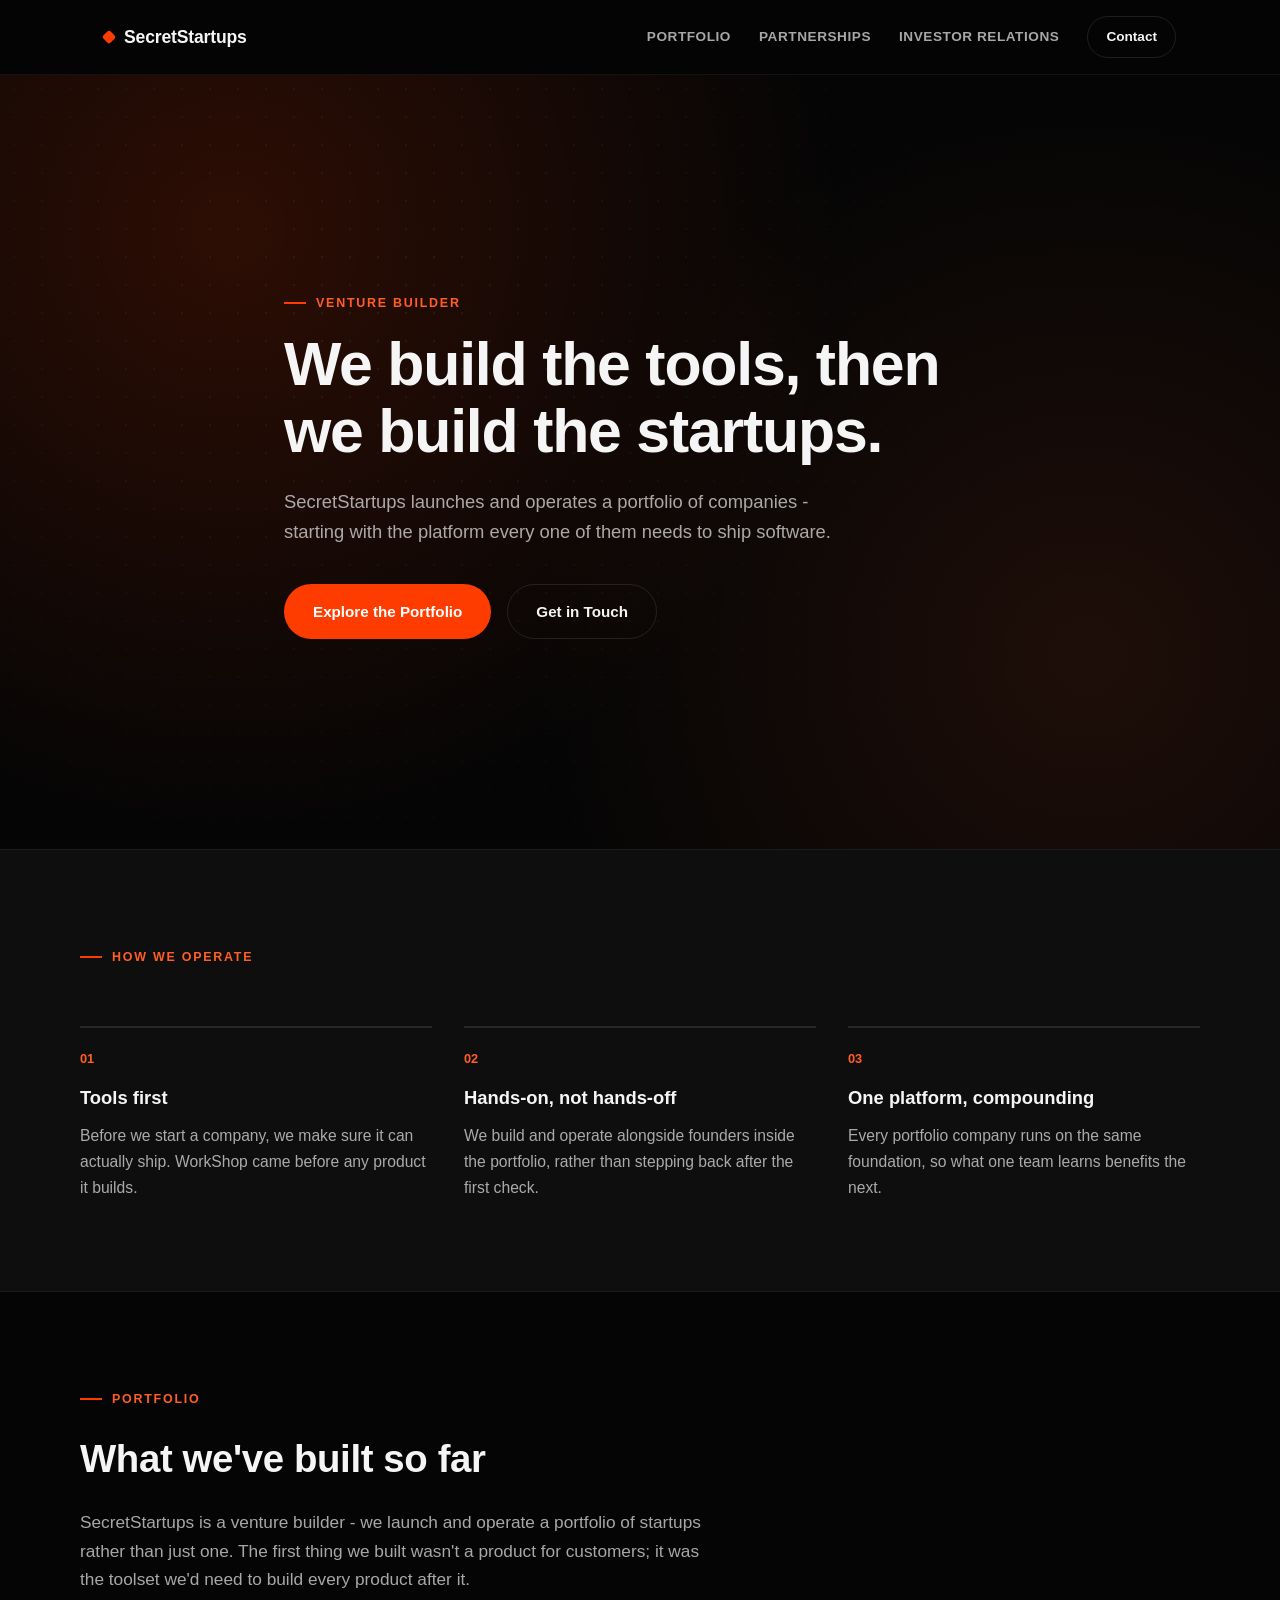
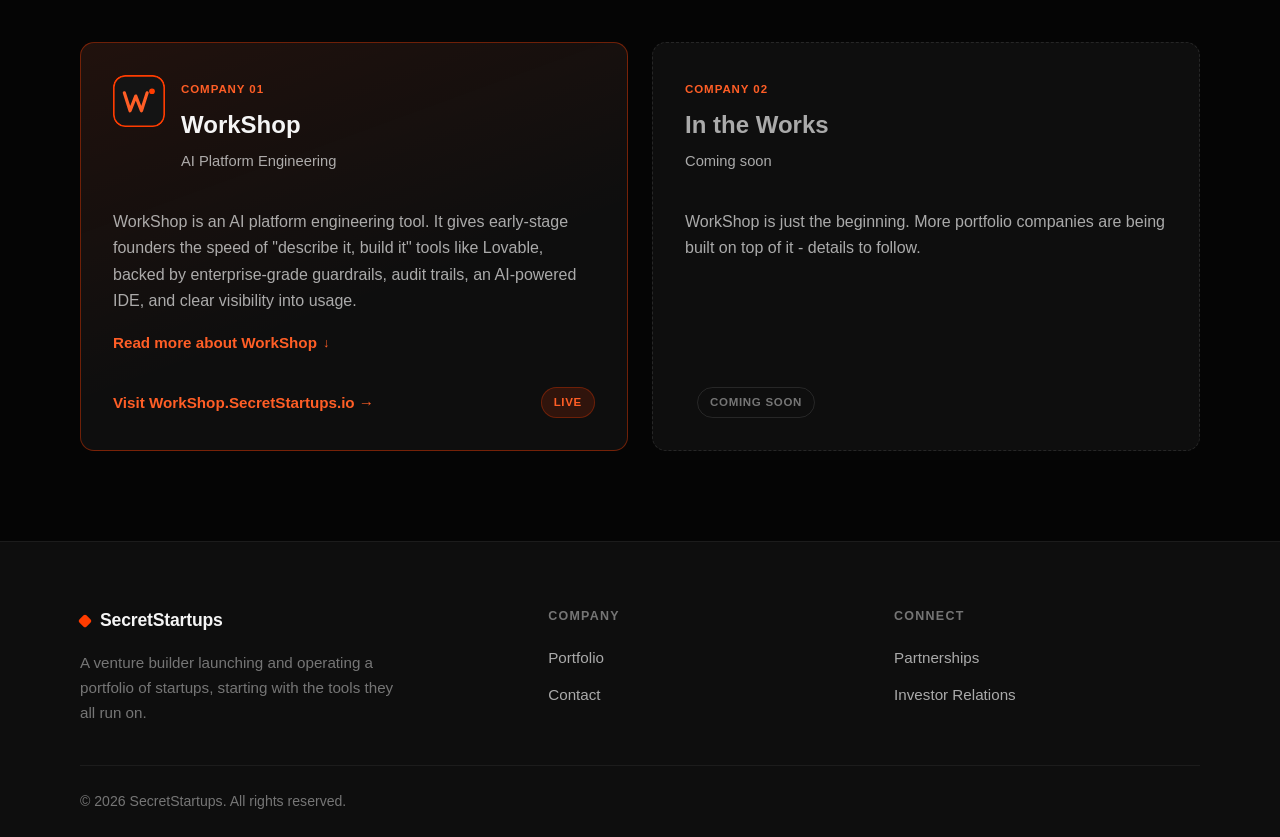
<file: index.html>
<!DOCTYPE html>
<html lang="en">
<head>
<!-- Google tag (gtag.js) -->
<script async src="https://www.googletagmanager.com/gtag/js?id=G-5XYV7YG74C"></script>
<script>
  window.dataLayer = window.dataLayer || [];
  function gtag(){dataLayer.push(arguments);}
  gtag('js', new Date());

  gtag('config', 'G-5XYV7YG74C');
</script>

    <meta charset="UTF-8">
    <meta name="viewport" content="width=device-width, initial-scale=1.0">
    <meta http-equiv="X-UA-Compatible" content="ie=edge">
    <meta name="description" content="SecretStartups builds a portfolio of startups, starting with WorkShop - an AI platform engineering toolset for founders.">
    <title>SecretStartups</title>
    <link rel="stylesheet" href="styles.css">
</head>
<body>

    <header class="site-header">
        <nav class="nav">
            <a class="brand" href="index.html"><span class="brand-mark"></span>SecretStartups</a>
            <div class="nav-links">
                <a href="index.html#portfolio">Portfolio</a>
                <a href="partnerships.html">Partnerships</a>
                <a href="investors.html">Investor Relations</a>
                <a href="contact.html" class="nav-cta">Contact</a>
            </div>
        </nav>
    </header>

    <div class="hero">
        <div class="wrap hero-content">
            <div class="eyebrow">Venture Builder</div>
            <h1>We build the tools, then we build the startups.</h1>
            <p>SecretStartups launches and operates a portfolio of companies - starting with the platform every one of them needs to ship software.</p>
            <div class="cta-row">
                <a href="index.html#portfolio" class="btn btn-primary">Explore the Portfolio</a>
                <a href="contact.html" class="btn btn-ghost">Get in Touch</a>
            </div>
        </div>
    </div>

    <section class="approach">
        <div class="wrap section">
            <div class="eyebrow">How We Operate</div>
            <div class="approach-grid">
                <div class="approach-item">
                    <span class="approach-index">01</span>
                    <h3>Tools first</h3>
                    <p>Before we start a company, we make sure it can actually ship. WorkShop came before any product it builds.</p>
                </div>
                <div class="approach-item">
                    <span class="approach-index">02</span>
                    <h3>Hands-on, not hands-off</h3>
                    <p>We build and operate alongside founders inside the portfolio, rather than stepping back after the first check.</p>
                </div>
                <div class="approach-item">
                    <span class="approach-index">03</span>
                    <h3>One platform, compounding</h3>
                    <p>Every portfolio company runs on the same foundation, so what one team learns benefits the next.</p>
                </div>
            </div>
        </div>
    </section>

    <main>
        <section id="portfolio" class="section wrap">
            <div class="eyebrow">Portfolio</div>
            <h2>What we've built so far</h2>
            <p class="section-intro">
                SecretStartups is a venture builder - we launch and operate a portfolio of startups rather than
                just one. The first thing we built wasn't a product for customers; it was the toolset we'd need
                to build every product after it.
            </p>

            <div class="portfolio-grid">
                <article class="portfolio-card portfolio-card--featured">
                    <div class="portfolio-card-head">
                        <img class="portfolio-logo" src="workshop-logo.svg" alt="WorkShop logo">
                        <div>
                            <div class="portfolio-card-tag">Company&nbsp;01</div>
                            <h3><a href="https://workshop.secretstartups.io" target="_blank" rel="noopener">WorkShop</a></h3>
                            <p class="portfolio-card-sub">AI Platform Engineering</p>
                        </div>
                    </div>
                    <p>
                        WorkShop is an AI platform engineering tool. It gives early-stage founders the speed of
                        "describe it, build it" tools like Lovable, backed by enterprise-grade guardrails, audit
                        trails, an AI-powered IDE, and clear visibility into usage.
                    </p>
                    <details class="portfolio-details">
                        <summary>Read more about WorkShop</summary>
                        <div class="portfolio-details-body">
                            <p>
                                It handles the full software lifecycle - CI/CD, security, cost and operations
                                automation, and even fixing known vulnerabilities - so founders spend less time
                                managing infrastructure and more time building.
                            </p>
                            <p>
                                It's also built for freedom of choice: start with any cloud, language, or AI
                                model, then switch between them later without losing control of your data or
                                your code.
                            </p>
                            <p>
                                We built WorkShop first because every company we launch needs to ship software.
                                Instead of stitching together GitHub, Jenkins, ArgoCD, Kubernetes, and a dozen
                                other tools, WorkShop gives our founders one capable platform to build on - and
                                it's the foundation every future SecretStartups company will run on.
                            </p>
                        </div>
                    </details>
                    <div class="portfolio-card-footer">
                        <a class="portfolio-link" href="https://workshop.secretstartups.io" target="_blank" rel="noopener">Visit WorkShop.SecretStartups.io &rarr;</a>
                        <span class="status-pill status-pill--live">Live</span>
                    </div>
                </article>

                <article class="portfolio-card portfolio-card--placeholder">
                    <div class="portfolio-card-head">
                        <div>
                            <div class="portfolio-card-tag">Company&nbsp;02</div>
                            <h3>In the Works</h3>
                            <p class="portfolio-card-sub">Coming soon</p>
                        </div>
                    </div>
                    <p>
                        WorkShop is just the beginning. More portfolio companies are being built on top of it -
                        details to follow.
                    </p>
                    <div class="portfolio-card-footer">
                        <span></span>
                        <span class="status-pill status-pill--soon">Coming Soon</span>
                    </div>
                </article>
            </div>
        </section>
    </main>

    <footer class="site-footer">
        <div class="wrap footer-grid">
            <div class="footer-brand">
                <a class="brand" href="index.html"><span class="brand-mark"></span>SecretStartups</a>
                <p>A venture builder launching and operating a portfolio of startups, starting with the tools they all run on.</p>
            </div>
            <div class="footer-col">
                <h4>Company</h4>
                <a href="index.html#portfolio">Portfolio</a>
                <a href="contact.html">Contact</a>
            </div>
            <div class="footer-col">
                <h4>Connect</h4>
                <a href="partnerships.html">Partnerships</a>
                <a href="investors.html">Investor Relations</a>
            </div>
        </div>
        <div class="wrap footer-bottom">
            &copy; 2026 SecretStartups. All rights reserved.
        </div>
    </footer>

</body>
</html>
</file>
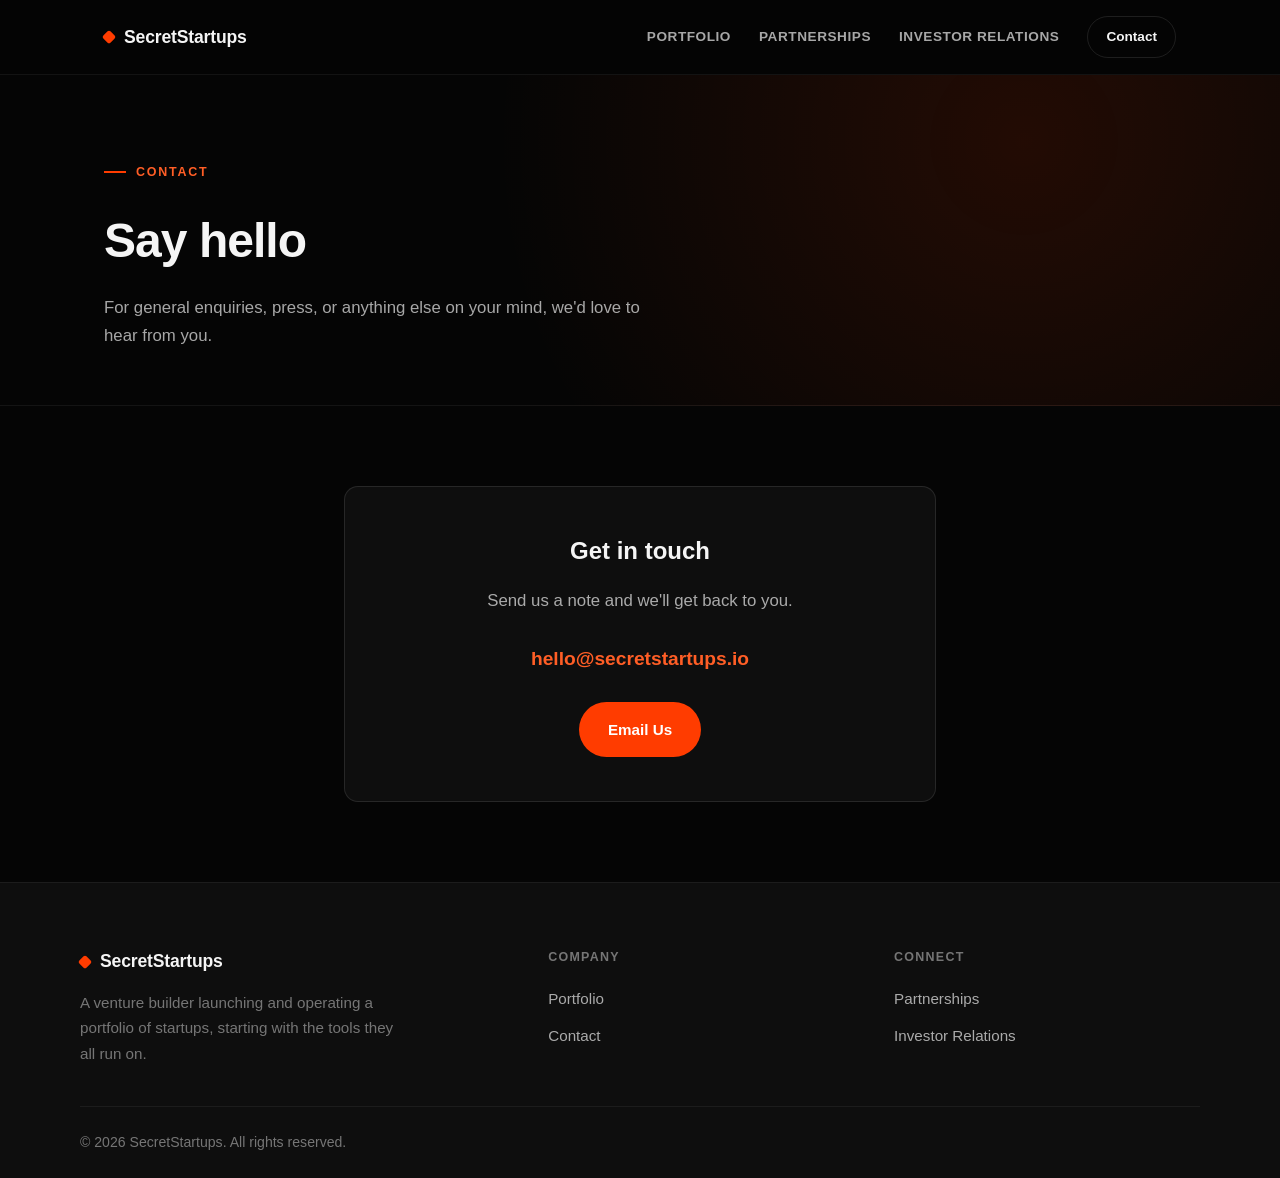
<file: contact.html>
<!DOCTYPE html>
<html lang="en">
<head>
<!-- Google tag (gtag.js) -->
<script async src="https://www.googletagmanager.com/gtag/js?id=G-5XYV7YG74C"></script>
<script>
  window.dataLayer = window.dataLayer || [];
  function gtag(){dataLayer.push(arguments);}
  gtag('js', new Date());

  gtag('config', 'G-5XYV7YG74C');
</script>

    <meta charset="UTF-8">
    <meta name="viewport" content="width=device-width, initial-scale=1.0">
    <meta http-equiv="X-UA-Compatible" content="ie=edge">
    <meta name="description" content="Contact SecretStartups.">
    <title>Contact - SecretStartups</title>
    <link rel="stylesheet" href="styles.css">
</head>
<body>

    <header class="site-header">
        <nav class="nav">
            <a class="brand" href="index.html"><span class="brand-mark"></span>SecretStartups</a>
            <div class="nav-links">
                <a href="index.html#portfolio">Portfolio</a>
                <a href="partnerships.html">Partnerships</a>
                <a href="investors.html">Investor Relations</a>
                <a href="contact.html" class="nav-cta">Contact</a>
            </div>
        </nav>
    </header>

    <div class="page-header">
        <div class="wrap">
            <div class="eyebrow">Contact</div>
            <h1>Say hello</h1>
            <p>For general enquiries, press, or anything else on your mind, we'd love to hear from you.</p>
        </div>
    </div>

    <main>
        <section class="page-content">
            <div class="content-card">
                <h2>Get in touch</h2>
                <p>Send us a note and we'll get back to you.</p>
                <a class="email-link" href="mailto:hello@secretstartups.io">hello@secretstartups.io</a>
                <br>
                <a class="btn btn-primary" href="mailto:hello@secretstartups.io">Email Us</a>
            </div>
        </section>
    </main>

    <footer class="site-footer">
        <div class="wrap footer-grid">
            <div class="footer-brand">
                <a class="brand" href="index.html"><span class="brand-mark"></span>SecretStartups</a>
                <p>A venture builder launching and operating a portfolio of startups, starting with the tools they all run on.</p>
            </div>
            <div class="footer-col">
                <h4>Company</h4>
                <a href="index.html#portfolio">Portfolio</a>
                <a href="contact.html">Contact</a>
            </div>
            <div class="footer-col">
                <h4>Connect</h4>
                <a href="partnerships.html">Partnerships</a>
                <a href="investors.html">Investor Relations</a>
            </div>
        </div>
        <div class="wrap footer-bottom">
            &copy; 2026 SecretStartups. All rights reserved.
        </div>
    </footer>

</body>
</html>
</file>
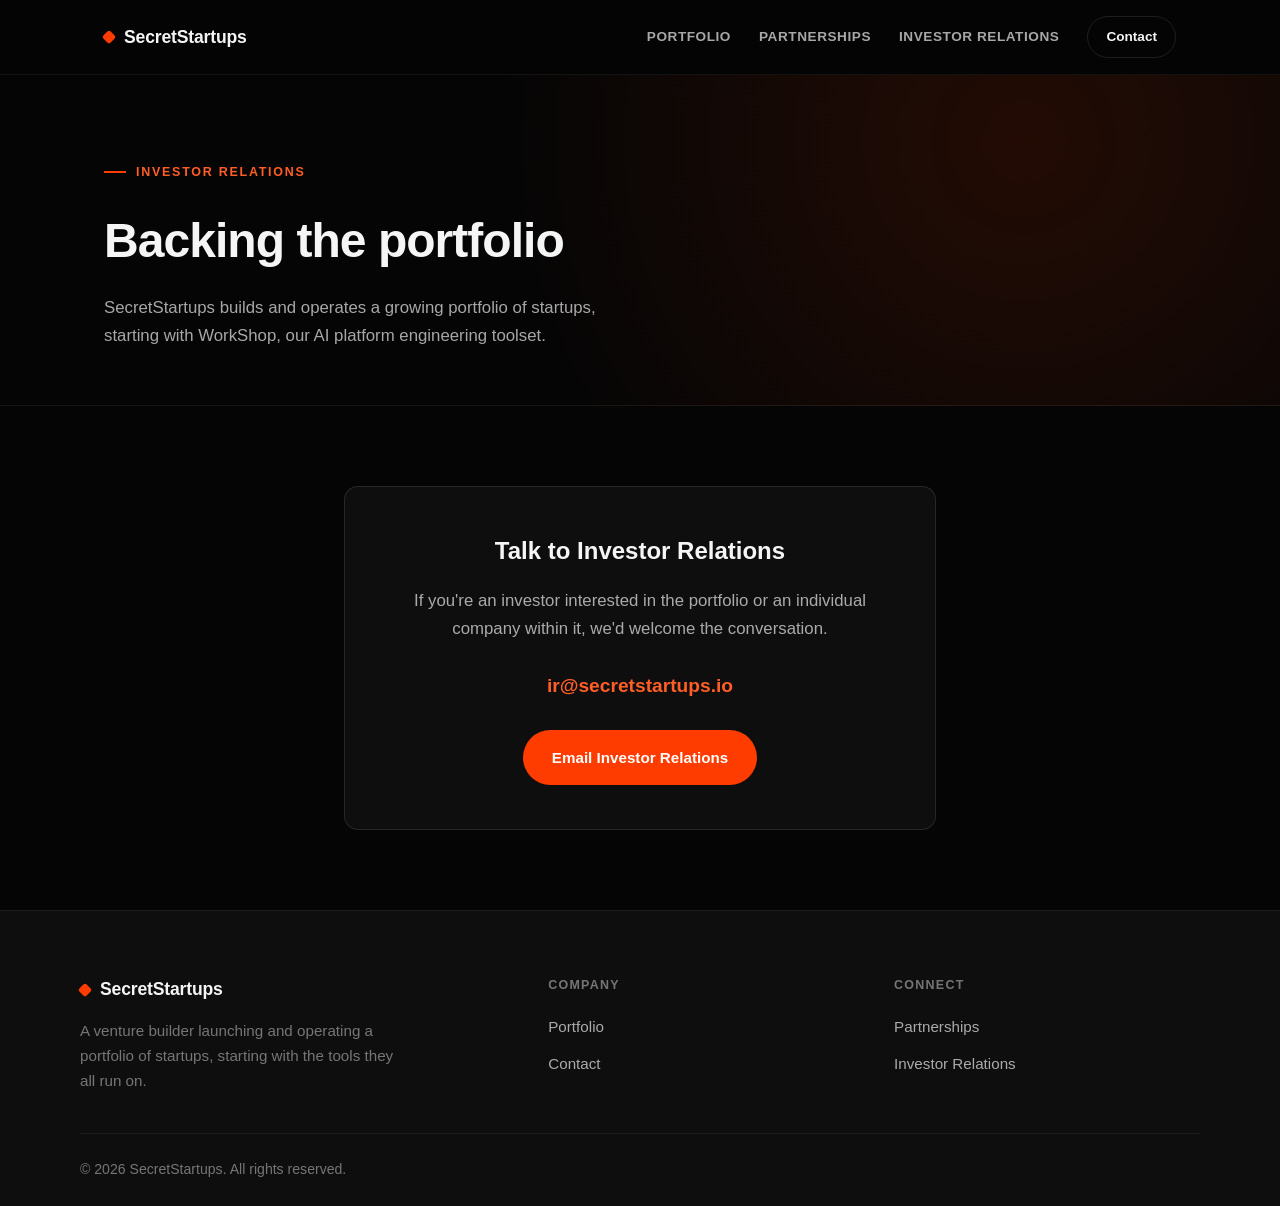
<file: investors.html>
<!DOCTYPE html>
<html lang="en">
<head>
<!-- Google tag (gtag.js) -->
<script async src="https://www.googletagmanager.com/gtag/js?id=G-5XYV7YG74C"></script>
<script>
  window.dataLayer = window.dataLayer || [];
  function gtag(){dataLayer.push(arguments);}
  gtag('js', new Date());

  gtag('config', 'G-5XYV7YG74C');
</script>

    <meta charset="UTF-8">
    <meta name="viewport" content="width=device-width, initial-scale=1.0">
    <meta http-equiv="X-UA-Compatible" content="ie=edge">
    <meta name="description" content="Investor Relations - SecretStartups.">
    <title>Investor Relations - SecretStartups</title>
    <link rel="stylesheet" href="styles.css">
</head>
<body>

    <header class="site-header">
        <nav class="nav">
            <a class="brand" href="index.html"><span class="brand-mark"></span>SecretStartups</a>
            <div class="nav-links">
                <a href="index.html#portfolio">Portfolio</a>
                <a href="partnerships.html">Partnerships</a>
                <a href="investors.html">Investor Relations</a>
                <a href="contact.html" class="nav-cta">Contact</a>
            </div>
        </nav>
    </header>

    <div class="page-header">
        <div class="wrap">
            <div class="eyebrow">Investor Relations</div>
            <h1>Backing the portfolio</h1>
            <p>SecretStartups builds and operates a growing portfolio of startups, starting with WorkShop, our AI platform engineering toolset.</p>
        </div>
    </div>

    <main>
        <section class="page-content">
            <div class="content-card">
                <h2>Talk to Investor Relations</h2>
                <p>If you're an investor interested in the portfolio or an individual company within it, we'd welcome the conversation.</p>
                <a class="email-link" href="mailto:ir@secretstartups.io">ir@secretstartups.io</a>
                <br>
                <a class="btn btn-primary" href="mailto:ir@secretstartups.io">Email Investor Relations</a>
            </div>
        </section>
    </main>

    <footer class="site-footer">
        <div class="wrap footer-grid">
            <div class="footer-brand">
                <a class="brand" href="index.html"><span class="brand-mark"></span>SecretStartups</a>
                <p>A venture builder launching and operating a portfolio of startups, starting with the tools they all run on.</p>
            </div>
            <div class="footer-col">
                <h4>Company</h4>
                <a href="index.html#portfolio">Portfolio</a>
                <a href="contact.html">Contact</a>
            </div>
            <div class="footer-col">
                <h4>Connect</h4>
                <a href="partnerships.html">Partnerships</a>
                <a href="investors.html">Investor Relations</a>
            </div>
        </div>
        <div class="wrap footer-bottom">
            &copy; 2026 SecretStartups. All rights reserved.
        </div>
    </footer>

</body>
</html>
</file>
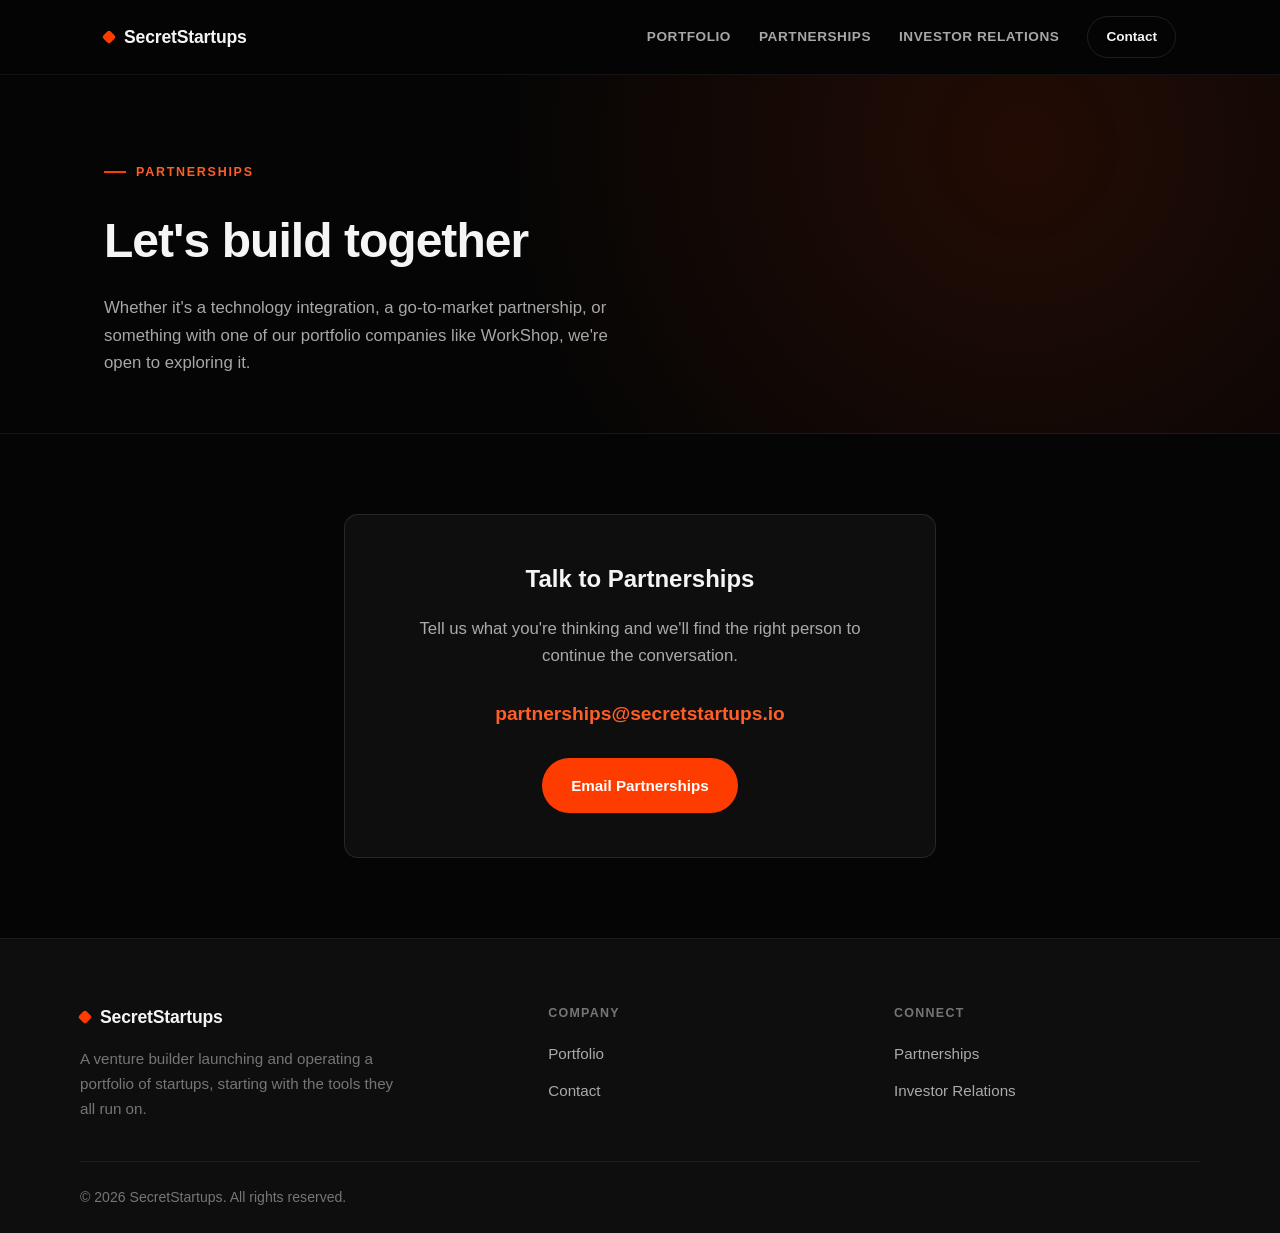
<file: partnerships.html>
<!DOCTYPE html>
<html lang="en">
<head>
<!-- Google tag (gtag.js) -->
<script async src="https://www.googletagmanager.com/gtag/js?id=G-5XYV7YG74C"></script>
<script>
  window.dataLayer = window.dataLayer || [];
  function gtag(){dataLayer.push(arguments);}
  gtag('js', new Date());

  gtag('config', 'G-5XYV7YG74C');
</script>

    <meta charset="UTF-8">
    <meta name="viewport" content="width=device-width, initial-scale=1.0">
    <meta http-equiv="X-UA-Compatible" content="ie=edge">
    <meta name="description" content="Partnerships - SecretStartups.">
    <title>Partnerships - SecretStartups</title>
    <link rel="stylesheet" href="styles.css">
</head>
<body>

    <header class="site-header">
        <nav class="nav">
            <a class="brand" href="index.html"><span class="brand-mark"></span>SecretStartups</a>
            <div class="nav-links">
                <a href="index.html#portfolio">Portfolio</a>
                <a href="partnerships.html">Partnerships</a>
                <a href="investors.html">Investor Relations</a>
                <a href="contact.html" class="nav-cta">Contact</a>
            </div>
        </nav>
    </header>

    <div class="page-header">
        <div class="wrap">
            <div class="eyebrow">Partnerships</div>
            <h1>Let's build together</h1>
            <p>Whether it's a technology integration, a go-to-market partnership, or something with one of our portfolio companies like WorkShop, we're open to exploring it.</p>
        </div>
    </div>

    <main>
        <section class="page-content">
            <div class="content-card">
                <h2>Talk to Partnerships</h2>
                <p>Tell us what you're thinking and we'll find the right person to continue the conversation.</p>
                <a class="email-link" href="mailto:partnerships@secretstartups.io">partnerships@secretstartups.io</a>
                <br>
                <a class="btn btn-primary" href="mailto:partnerships@secretstartups.io">Email Partnerships</a>
            </div>
        </section>
    </main>

    <footer class="site-footer">
        <div class="wrap footer-grid">
            <div class="footer-brand">
                <a class="brand" href="index.html"><span class="brand-mark"></span>SecretStartups</a>
                <p>A venture builder launching and operating a portfolio of startups, starting with the tools they all run on.</p>
            </div>
            <div class="footer-col">
                <h4>Company</h4>
                <a href="index.html#portfolio">Portfolio</a>
                <a href="contact.html">Contact</a>
            </div>
            <div class="footer-col">
                <h4>Connect</h4>
                <a href="partnerships.html">Partnerships</a>
                <a href="investors.html">Investor Relations</a>
            </div>
        </div>
        <div class="wrap footer-bottom">
            &copy; 2026 SecretStartups. All rights reserved.
        </div>
    </footer>

</body>
</html>
</file>
<file: styles.css>
:root {
    --bg: #050505;
    --bg-elev: #0e0e0e;
    --bg-elev-2: #141414;
    --fg: #f5f5f5;
    --fg-muted: rgba(245, 245, 245, 0.68);
    --fg-faint: rgba(245, 245, 245, 0.45);
    --accent: #ff3c00;
    --accent-soft: #ff5e26;
    --border: rgba(255, 255, 255, 0.1);
    --border-soft: rgba(255, 255, 255, 0.06);
    --radius: 14px;
    --max-width: 1120px;
    --font: -apple-system, BlinkMacSystemFont, "Segoe UI", Roboto, Helvetica, Arial, sans-serif;
}

* {
    margin: 0;
    padding: 0;
    box-sizing: border-box;
}

html {
    scroll-behavior: smooth;
}

body {
    font-family: var(--font);
    background-color: var(--bg);
    color: var(--fg);
    line-height: 1.65;
    -webkit-font-smoothing: antialiased;
}

a {
    color: inherit;
}

img {
    display: block;
    max-width: 100%;
}

.wrap {
    max-width: var(--max-width);
    margin: 0 auto;
    padding: 0 24px;
}

/* Eyebrow label, used above section/page headings */

.eyebrow {
    display: inline-flex;
    align-items: center;
    gap: 10px;
    font-size: 0.78rem;
    font-weight: 600;
    letter-spacing: 0.14em;
    text-transform: uppercase;
    color: var(--accent-soft);
    margin-bottom: 18px;
}

.eyebrow::before {
    content: "";
    display: inline-block;
    width: 22px;
    height: 2px;
    background: var(--accent);
}

/* Header / nav */

.site-header {
    position: sticky;
    top: 0;
    z-index: 10;
    background-color: rgba(5, 5, 5, 0.82);
    backdrop-filter: blur(10px);
    border-bottom: 1px solid var(--border-soft);
}

.nav {
    display: flex;
    align-items: center;
    justify-content: space-between;
    max-width: var(--max-width);
    margin: 0 auto;
    padding: 16px 24px;
    flex-wrap: wrap;
    gap: 16px;
}

.brand {
    display: inline-flex;
    align-items: center;
    gap: 10px;
    font-size: 1.1rem;
    font-weight: 700;
    letter-spacing: -0.01em;
    text-decoration: none;
    color: var(--fg);
}

.brand-mark {
    width: 10px;
    height: 10px;
    background: var(--accent);
    transform: rotate(45deg);
    border-radius: 2px;
    flex-shrink: 0;
}

.nav-links {
    display: flex;
    align-items: center;
    gap: 28px;
    flex-wrap: wrap;
}

.nav-links a {
    text-decoration: none;
    color: var(--fg-muted);
    font-size: 0.85rem;
    font-weight: 600;
    letter-spacing: 0.04em;
    text-transform: uppercase;
    transition: color 0.2s ease;
}

.nav-links a:hover {
    color: var(--fg);
}

.nav-links a.nav-cta {
    color: var(--fg);
    border: 1px solid var(--border);
    padding: 9px 18px;
    border-radius: 999px;
    text-transform: none;
    letter-spacing: 0;
    font-weight: 600;
    transition: border-color 0.2s ease, color 0.2s ease;
}

.nav-links a.nav-cta:hover {
    border-color: var(--accent);
    color: var(--accent-soft);
}

/* Buttons */

.btn {
    display: inline-flex;
    align-items: center;
    gap: 8px;
    padding: 14px 28px;
    border-radius: 999px;
    font-size: 0.95rem;
    font-weight: 600;
    text-decoration: none;
    transition: all 0.2s ease;
    border: 1px solid transparent;
}

.btn-primary {
    background-color: var(--accent);
    color: #fff;
}

.btn-primary:hover {
    background-color: var(--accent-soft);
}

.btn-ghost {
    border-color: var(--border);
    color: var(--fg);
}

.btn-ghost:hover {
    border-color: var(--accent);
    color: var(--accent-soft);
}

.cta-row {
    display: flex;
    gap: 16px;
    flex-wrap: wrap;
}

/* Hero (home page) */

.hero {
    position: relative;
    display: flex;
    align-items: center;
    min-height: 86vh;
    background:
        radial-gradient(circle at 18% 20%, rgba(255, 60, 0, 0.16), transparent 50%),
        radial-gradient(circle at 85% 75%, rgba(255, 94, 38, 0.1), transparent 45%),
        var(--bg);
    overflow: hidden;
}

.hero::before {
    content: "";
    position: absolute;
    inset: 0;
    background-image: radial-gradient(rgba(255, 255, 255, 0.06) 1px, transparent 1px);
    background-size: 28px 28px;
    mask-image: radial-gradient(circle at 30% 30%, black, transparent 70%);
    pointer-events: none;
}

.hero-content {
    position: relative;
    max-width: 760px;
    padding: 80px 24px;
}

.hero-content h1 {
    font-size: clamp(2.4rem, 5.5vw, 3.8rem);
    line-height: 1.1;
    letter-spacing: -0.02em;
    margin-bottom: 22px;
}

.hero-content p {
    font-size: 1.15rem;
    color: var(--fg-muted);
    max-width: 580px;
    margin-bottom: 36px;
}

/* Approach / thesis section */

.approach {
    border-top: 1px solid var(--border-soft);
    border-bottom: 1px solid var(--border-soft);
    background: var(--bg-elev);
}

.approach-grid {
    display: grid;
    grid-template-columns: repeat(auto-fit, minmax(240px, 1fr));
    gap: 32px;
    margin-top: 40px;
}

.approach-item {
    padding-top: 20px;
    border-top: 2px solid var(--border);
}

.approach-item .approach-index {
    display: block;
    font-size: 0.8rem;
    font-weight: 700;
    color: var(--accent-soft);
    margin-bottom: 14px;
}

.approach-item h3 {
    font-size: 1.15rem;
    margin-bottom: 10px;
}

.approach-item p {
    color: var(--fg-muted);
    font-size: 0.98rem;
}

/* Section shell */

.section {
    padding: 90px 0;
}

.section h2 {
    font-size: clamp(1.8rem, 3.5vw, 2.4rem);
    letter-spacing: -0.01em;
    margin-bottom: 18px;
}

.section-intro {
    max-width: 640px;
    color: var(--fg-muted);
    margin-bottom: 48px;
    font-size: 1.08rem;
}

/* Portfolio */

.portfolio-grid {
    display: grid;
    grid-template-columns: repeat(auto-fit, minmax(320px, 1fr));
    gap: 24px;
}

.portfolio-card {
    background: var(--bg-elev);
    border: 1px solid var(--border);
    border-radius: var(--radius);
    padding: 32px;
    display: flex;
    flex-direction: column;
}

.portfolio-card--featured {
    border-color: rgba(255, 60, 0, 0.4);
    background: linear-gradient(160deg, rgba(255, 60, 0, 0.08), transparent 60%), var(--bg-elev);
}

.portfolio-card--placeholder {
    border-style: dashed;
    border-color: var(--border);
    justify-content: center;
    align-items: flex-start;
}

.portfolio-card-head {
    display: flex;
    align-items: flex-start;
    gap: 16px;
    margin-bottom: 20px;
}

.portfolio-logo {
    width: 52px;
    height: 52px;
    border-radius: 12px;
    flex-shrink: 0;
}

.portfolio-card-tag {
    display: inline-block;
    font-size: 0.72rem;
    font-weight: 700;
    letter-spacing: 0.08em;
    text-transform: uppercase;
    color: var(--accent-soft);
    margin-bottom: 6px;
}

.portfolio-card h3 {
    font-size: 1.5rem;
    margin-bottom: 4px;
}

.portfolio-card h3 a {
    text-decoration: none;
    color: var(--fg);
}

.portfolio-card h3 a:hover {
    color: var(--accent-soft);
}

.portfolio-card-sub {
    color: var(--fg-faint);
    font-size: 0.92rem;
}

.portfolio-card p {
    color: var(--fg-muted);
    margin-bottom: 16px;
}

.portfolio-details {
    margin-bottom: 8px;
}

.portfolio-details summary {
    cursor: pointer;
    color: var(--accent-soft);
    font-weight: 600;
    font-size: 0.95rem;
    margin-bottom: 4px;
    list-style: none;
    display: flex;
    align-items: center;
    gap: 6px;
}

.portfolio-details summary::-webkit-details-marker {
    display: none;
}

.portfolio-details summary::after {
    content: "\2193";
    font-size: 0.8rem;
    transition: transform 0.2s ease;
}

.portfolio-details[open] summary::after {
    transform: rotate(180deg);
}

.portfolio-details[open] summary {
    margin-bottom: 14px;
}

.portfolio-details-body p:last-child {
    margin-bottom: 0;
}

.portfolio-card-footer {
    margin-top: auto;
    padding-top: 20px;
    display: flex;
    align-items: center;
    justify-content: space-between;
    gap: 12px;
    flex-wrap: wrap;
}

.portfolio-link {
    display: inline-flex;
    align-items: center;
    gap: 6px;
    text-decoration: none;
    color: var(--accent-soft);
    font-weight: 600;
    font-size: 0.95rem;
}

.portfolio-link:hover {
    color: var(--fg);
}

.status-pill {
    display: inline-block;
    font-size: 0.72rem;
    font-weight: 700;
    letter-spacing: 0.06em;
    text-transform: uppercase;
    padding: 5px 12px;
    border-radius: 999px;
}

.status-pill--live {
    background: rgba(255, 60, 0, 0.14);
    color: var(--accent-soft);
    border: 1px solid rgba(255, 60, 0, 0.3);
}

.status-pill--soon {
    background: transparent;
    color: var(--fg-faint);
    border: 1px solid var(--border);
}

.portfolio-card--placeholder h3 {
    color: var(--fg-muted);
}

/* Page header (contact / investors / partnerships) */

.page-header {
    padding: 80px 0 56px;
    border-bottom: 1px solid var(--border-soft);
    background: radial-gradient(circle at 80% 20%, rgba(255, 60, 0, 0.12), transparent 50%), var(--bg);
}

.page-header h1 {
    font-size: clamp(2.2rem, 4.5vw, 3rem);
    letter-spacing: -0.02em;
    margin-bottom: 14px;
}

.page-header p {
    color: var(--fg-muted);
    font-size: 1.05rem;
    max-width: 540px;
}

.page-content {
    max-width: 640px;
    margin: 0 auto;
    padding: 80px 24px;
}

.content-card {
    background: var(--bg-elev);
    border: 1px solid var(--border);
    border-radius: var(--radius);
    padding: 44px;
    text-align: center;
}

.content-card h2 {
    font-size: 1.5rem;
    margin-bottom: 16px;
}

.content-card p {
    color: var(--fg-muted);
    margin-bottom: 28px;
    font-size: 1.05rem;
}

.email-link {
    display: inline-block;
    font-size: 1.2rem;
    margin-bottom: 28px;
    color: var(--accent-soft);
    text-decoration: none;
    font-weight: 700;
}

.email-link:hover {
    text-decoration: underline;
}

/* Footer */

.site-footer {
    border-top: 1px solid var(--border-soft);
    background: var(--bg-elev);
}

.footer-grid {
    display: grid;
    grid-template-columns: 1.4fr 1fr 1fr;
    gap: 40px;
    padding: 64px 0 40px;
}

.footer-brand .brand {
    margin-bottom: 14px;
}

.footer-brand p {
    color: var(--fg-faint);
    max-width: 320px;
    font-size: 0.95rem;
}

.footer-col h4 {
    font-size: 0.78rem;
    font-weight: 700;
    letter-spacing: 0.1em;
    text-transform: uppercase;
    color: var(--fg-faint);
    margin-bottom: 18px;
}

.footer-col a {
    display: block;
    text-decoration: none;
    color: var(--fg-muted);
    font-size: 0.95rem;
    margin-bottom: 12px;
}

.footer-col a:hover {
    color: var(--accent-soft);
}

.footer-bottom {
    border-top: 1px solid var(--border-soft);
    padding: 24px 0;
    color: var(--fg-faint);
    font-size: 0.88rem;
}

@media (max-width: 720px) {
    .footer-grid {
        grid-template-columns: 1fr;
        gap: 32px;
    }

    .content-card {
        padding: 32px 24px;
    }
}
</file>
